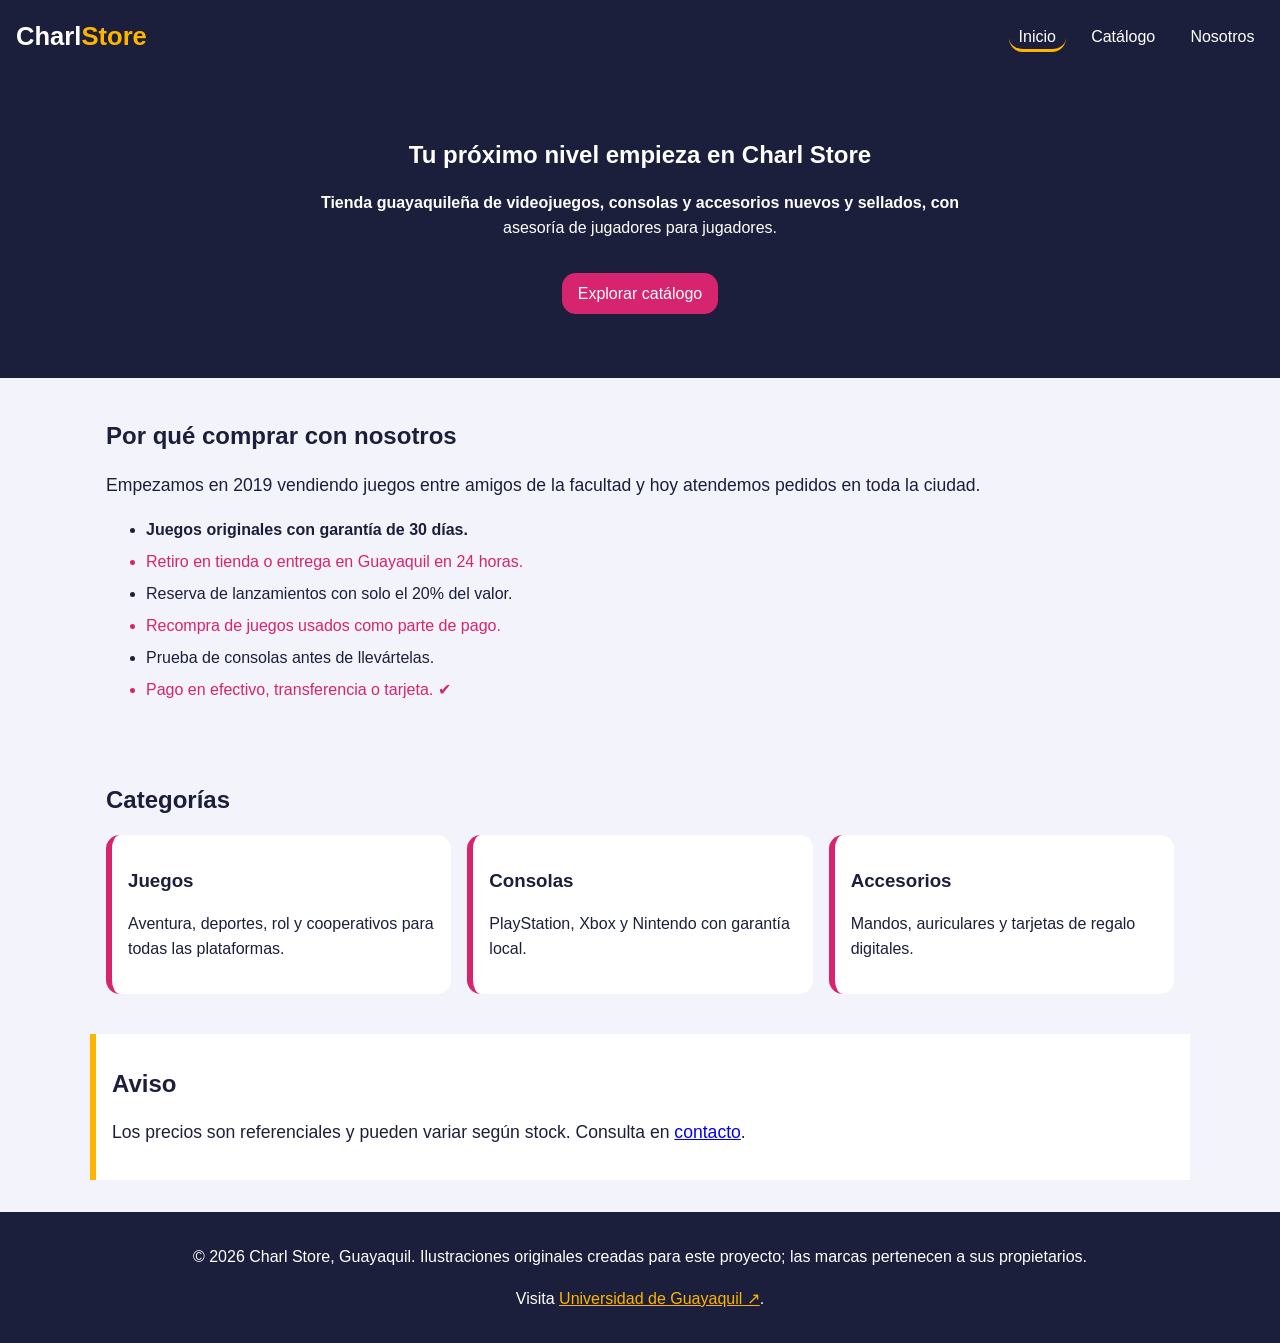
<file: index.html>
<!DOCTYPE html>
<html lang="es">
<head>
  <meta charset="utf-8">
  <meta name="viewport" content="width=device-width, initial-scale=1">
  <meta name="description" content="Charl Store: tienda de videojuegos en Guayaquil.">
  <title>Inicio | Charl Store</title>
  <link rel="stylesheet" href="css/styles.css">
</head>
<body>
  <header class="cabecera">
    <a class="logo" href="index.html">Charl<span>Store</span></a>
    <nav aria-label="Menú principal"><ul><li><a href="index.html" class="activo">Inicio</a></li><li><a href="catalogo.html">Catálogo</a></li><li><a href="pagina3.html">Nosotros</a></li></ul></nav>
  </header>
  <main>
    <section class="hero" id="inicio" style="text-align:center; padding:3rem 1rem;">
      <h1>Tu próximo nivel empieza en Charl Store</h1>
      <p>Tienda guayaquileña de videojuegos, consolas y accesorios nuevos y sellados, con asesoría de jugadores para jugadores.</p>
      <a class="boton" href="catalogo.html">Explorar catálogo</a>
    </section>
    <section class="contenedor">
      <h2>Por qué comprar con nosotros</h2>
      <p>Empezamos en 2019 vendiendo juegos entre amigos de la facultad y hoy atendemos pedidos en toda la ciudad.</p>
      <ul class="ventajas">
        <li>Juegos originales con garantía de 30 días.</li>
        <li>Retiro en tienda o entrega en Guayaquil en 24 horas.</li>
        <li>Reserva de lanzamientos con solo el 20% del valor.</li>
        <li>Recompra de juegos usados como parte de pago.</li>
        <li>Prueba de consolas antes de llevártelas.</li>
        <li>Pago en efectivo, transferencia o tarjeta.</li>
      </ul>
    </section>
    <section class="contenedor">
      <h2>Categorías</h2>
      <div class="categorias">
        <div class="cat"><h3>Juegos</h3><p>Aventura, deportes, rol y cooperativos para todas las plataformas.</p></div>
        <div class="cat"><h3>Consolas</h3><p>PlayStation, Xbox y Nintendo con garantía local.</p></div>
        <div class="cat"><h3>Accesorios</h3><p>Mandos, auriculares y tarjetas de regalo digitales.</p></div>
      </div>
    </section>
    <aside class="contenedor aviso" id="aviso">
      <h2>Aviso</h2>
      <p>Los precios son referenciales y pueden variar según stock. Consulta en <a href="pagina3.html#contacto">contacto</a>.</p>
    </aside>
  </main>
  <footer class="pie">
    <p>&copy; 2026 Charl Store, Guayaquil. Ilustraciones originales creadas para este proyecto; las marcas pertenecen a sus propietarios.</p>
    <p>Visita <a href="https://www.ug.edu.ec/" target="_blank" rel="noopener">Universidad de Guayaquil</a>.</p>
  </footer>
</body>
</html>
</file>
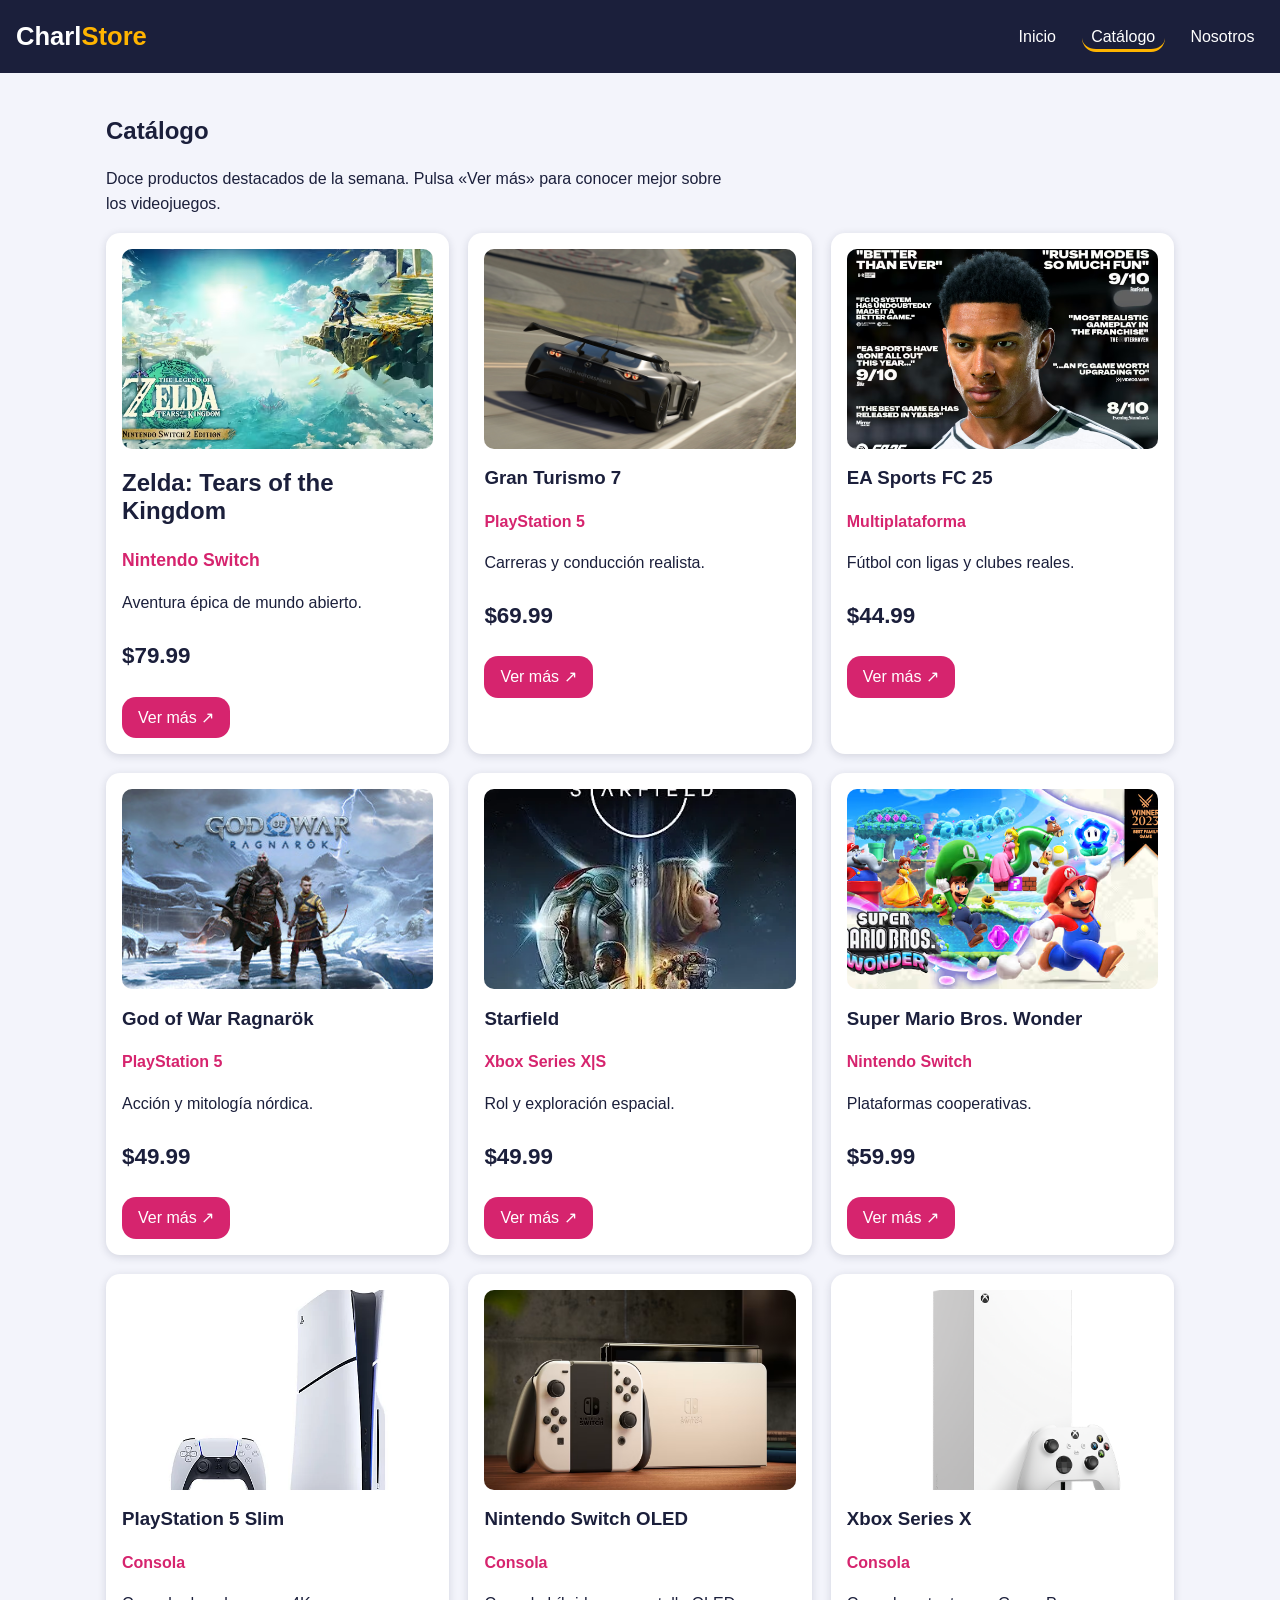
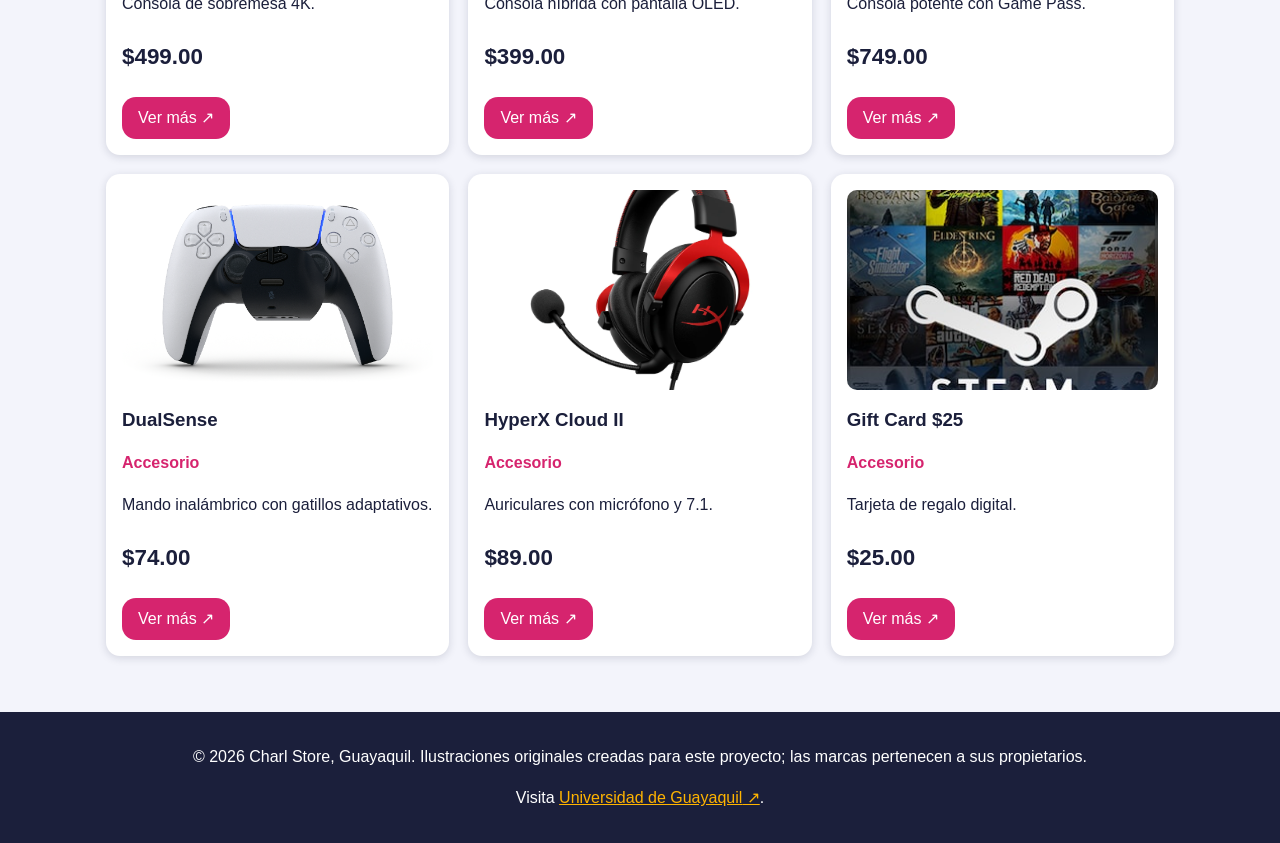
<file: catalogo.html>
<!DOCTYPE html>
<html lang="es">
<head>
  <meta charset="utf-8">
  <meta name="viewport" content="width=device-width, initial-scale=1">
  <meta name="description" content="Catálogo de videojuegos, consolas y accesorios.">
  <title>Catálogo | Charl Store</title>
  <link rel="stylesheet" href="css/styles.css">
</head>
<body>
  <header class="cabecera">
    <a class="logo" href="index.html">Charl<span>Store</span></a>
    <nav aria-label="Menú principal"><ul><li><a href="index.html">Inicio</a></li><li><a href="catalogo.html" class="activo">Catálogo</a></li><li><a href="pagina3.html">Nosotros</a></li></ul></nav>
  </header>
  <main class="contenedor">
    <section>
      <h1>Catálogo</h1>
      <p>Doce productos destacados de la semana. Pulsa «Ver más» para conocer mejor sobre los videojuegos.</p>
      <div class="rejilla">
      <article class="tarjeta">
        <img src="img/Zelda.jpg" width="400" height="300" alt="Ilustración de Zelda: Tears of the Kingdom" loading="lazy">
        <h2>Zelda: Tears of the Kingdom</h2>
        <p class="plataforma">Nintendo Switch</p>
        <p>Aventura épica de mundo abierto.</p>
        <p class="precio">$79.99</p>
        <a class="boton" href="https://www.nintendo.com/us/store/products/the-legend-of-zelda-tears-of-the-kingdom-nintendo-switch-2-edition-switch-2/" target="_blank" rel="noopener">Ver más</a>
      </article>
      <article class="tarjeta">
        <img src="img/GranTurismo.jpg" width="400" height="300" alt="Ilustración de Gran Turismo 7" loading="lazy">
        <h3>Gran Turismo 7</h3>
        <p class="plataforma">PlayStation 5</p>
        <p>Carreras y conducción realista.</p>
        <p class="precio">$69.99</p>
        <a class="boton" href="https://www.playstation.com/en-us/games/gran-turismo-7/" target="_blank" rel="noopener">Ver más</a>
      </article>
      <article class="tarjeta">
        <img src="img/EAsports.jpg" width="400" height="300" alt="Ilustración de EA Sports FC 25" loading="lazy">
        <h3>EA Sports FC 25</h3>
        <p class="plataforma">Multiplataforma</p>
        <p>Fútbol con ligas y clubes reales.</p>
        <p class="precio">$44.99</p>
        <a class="boton" href="https://www.ea.com/games/ea-sports-fc/fc-25" target="_blank" rel="noopener">Ver más</a>
      </article>
      <article class="tarjeta">
        <img src="img/Ragnarok.jpg" width="400" height="300" alt="Ilustración de God of War Ragnarök" loading="lazy">
        <h3>God of War Ragnarök</h3>
        <p class="plataforma">PlayStation 5</p>
        <p>Acción y mitología nórdica.</p>
        <p class="precio">$49.99</p>
        <a class="boton" href="https://www.playstation.com/en-us/games/god-of-war-ragnarok/" target="_blank" rel="noopener">Ver más</a>
      </article>
      <article class="tarjeta">
        <img src="img/Starfield.jpg" width="400" height="300" alt="Ilustración de Starfield" loading="lazy">
        <h3>Starfield</h3>
        <p class="plataforma">Xbox Series X|S</p>
        <p>Rol y exploración espacial.</p>
        <p class="precio">$49.99</p>
        <a class="boton" href="https://www.xbox.com/en-US/games/store/starfield/9ncjsxwztp88" target="_blank" rel="noopener">Ver más</a>
      </article>
      <article class="tarjeta">
        <img src="img/SuperMario.jpg" width="400" height="300" alt="Ilustración de Super Mario Bros. Wonder" loading="lazy">
        <h3>Super Mario Bros. Wonder</h3>
        <p class="plataforma">Nintendo Switch</p>
        <p>Plataformas cooperativas.</p>
        <p class="precio">$59.99</p>
        <a class="boton" href="https://www.nintendo.com/us/store/products/super-mario-bros-wonder-switch/" target="_blank" rel="noopener">Ver más</a>
      </article>
      <article class="tarjeta">
        <img src="img/Play5.jpg" width="400" height="300" alt="Ilustración de PlayStation 5 Slim" loading="lazy">
        <h3>PlayStation 5 Slim</h3>
        <p class="plataforma">Consola</p>
        <p>Consola de sobremesa 4K.</p>
        <p class="precio">$499.00</p>
        <a class="boton" href="https://www.playstation.com/en-us/ps5/" target="_blank" rel="noopener">Ver más</a>
      </article>
      <article class="tarjeta">
        <img src="img/NintendoOled.jpg" width="400" height="300" alt="Ilustración de Nintendo Switch OLED" loading="lazy">
        <h3>Nintendo Switch OLED</h3>
        <p class="plataforma">Consola</p>
        <p>Consola híbrida con pantalla OLED.</p>
        <p class="precio">$399.00</p>
        <a class="boton" href="https://www.nintendo.com/us/gaming-systems/switch/oled-model/" target="_blank" rel="noopener">Ver más</a>
      </article>
      <article class="tarjeta">
        <img src="img/xbox.jpg" width="400" height="300" alt="Ilustración de Xbox Series X" loading="lazy">
        <h3>Xbox Series X</h3>
        <p class="plataforma">Consola</p>
        <p>Consola potente con Game Pass.</p>
        <p class="precio">$749.00</p>
        <a class="boton" href="https://www.xbox.com/en-US/consoles/xbox-series-x" target="_blank" rel="noopener">Ver más</a>
      </article>
      <article class="tarjeta">
        <img src="img/dual.jpg" width="400" height="300" alt="Ilustración de DualSense" loading="lazy">
        <h3>DualSense</h3>
        <p class="plataforma">Accesorio</p>
        <p>Mando inalámbrico con gatillos adaptativos.</p>
        <p class="precio">$74.00</p>
        <a class="boton" href="https://www.playstation.com/en-us/accessories/dualsense-wireless-controller/" target="_blank" rel="noopener">Ver más</a>
      </article>
      <article class="tarjeta">
        <img src="img/Hyper.jpg" width="400" height="300" alt="Ilustración de HyperX Cloud II" loading="lazy">
        <h3>HyperX Cloud II</h3>
        <p class="plataforma">Accesorio</p>
        <p>Auriculares con micrófono y 7.1.</p>
        <p class="precio">$89.00</p>
        <a class="boton" href="https://hyperx.com/products/hyperx-cloud-ii" target="_blank" rel="noopener">Ver más</a>
      </article>
      <article class="tarjeta">
        <img src="img/SteamCard.jpg" width="400" height="300" alt="Ilustración de Gift Card $25" loading="lazy">
        <h3>Gift Card $25</h3>
        <p class="plataforma">Accesorio</p>
        <p>Tarjeta de regalo digital.</p>
        <p class="precio">$25.00</p>
        <a class="boton" href="https://www.g2a.com/steam-gift-card-25-usd-steam-key-global-i10000000258119" target="_blank" rel="noopener">Ver más</a>
      </article>
      </div>
    </section>
  </main>
  <footer class="pie">
    <p>&copy; 2026 Charl Store, Guayaquil. Ilustraciones originales creadas para este proyecto; las marcas pertenecen a sus propietarios.</p>
    <p>Visita <a href="https://www.ug.edu.ec/" target="_blank" rel="noopener">Universidad de Guayaquil</a>.</p>
  </footer>
</body>
</html>
</file>
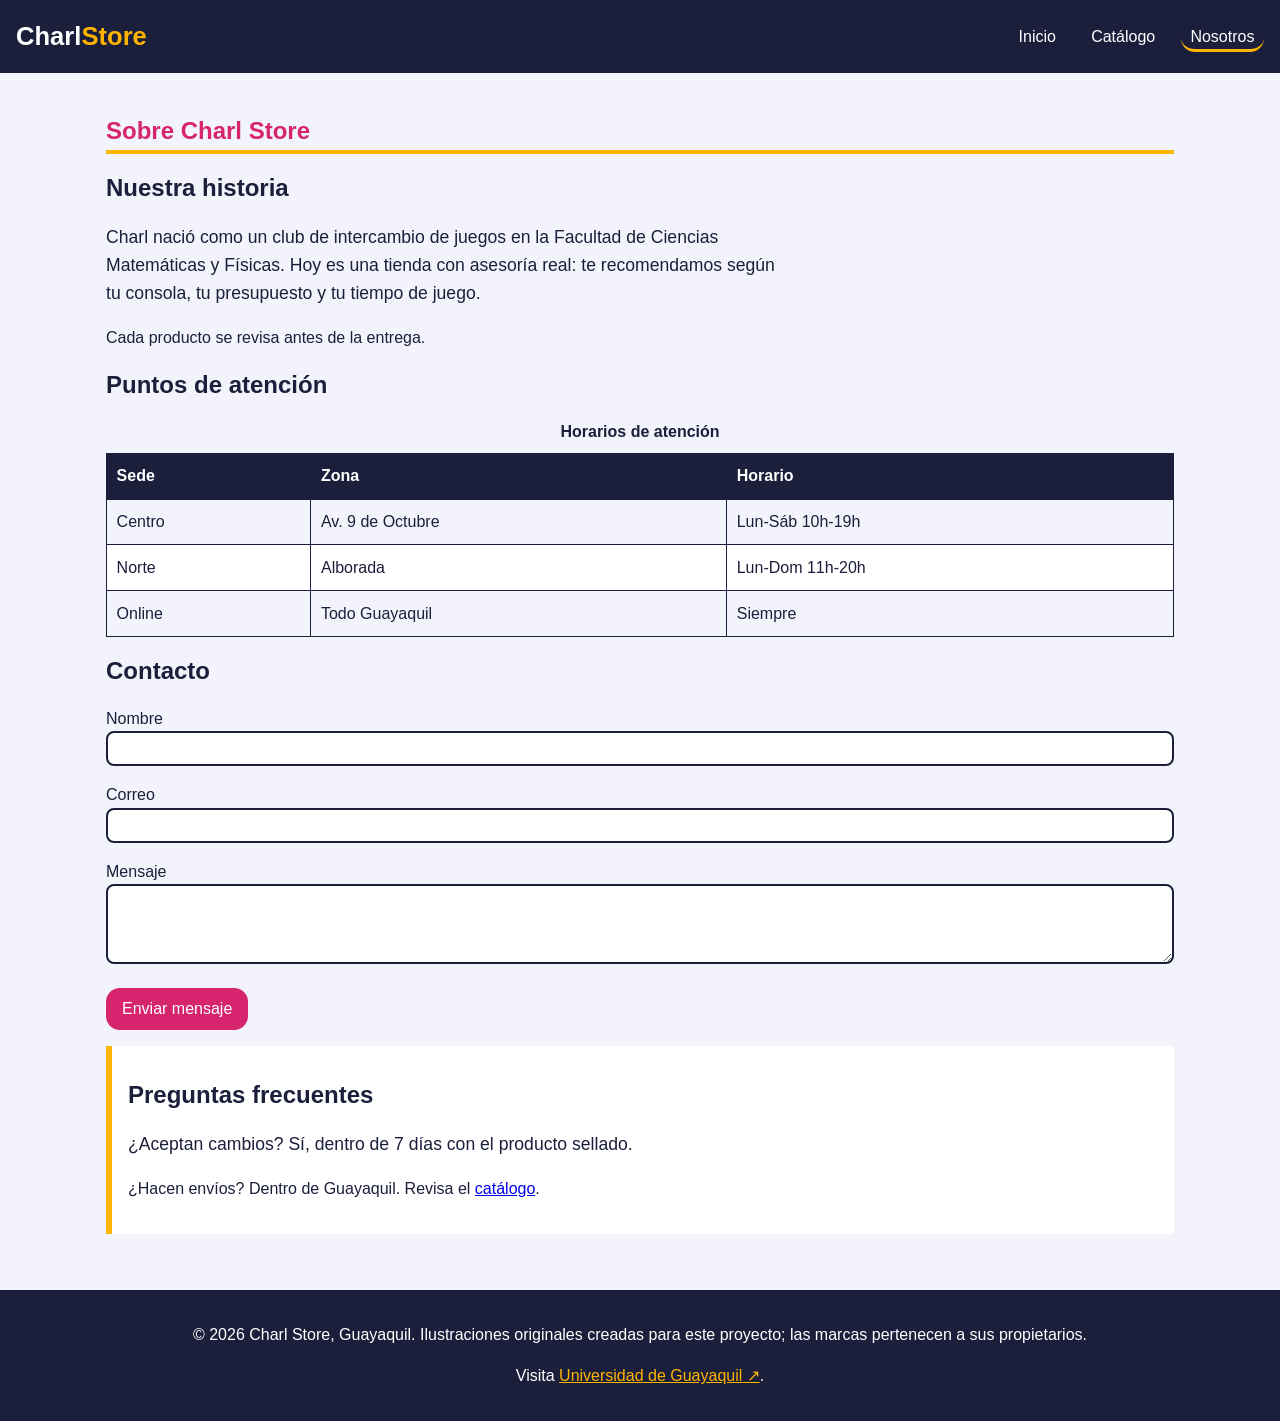
<file: pagina3.html>
<!DOCTYPE html>
<html lang="es">
<head>
  <meta charset="utf-8">
  <meta name="viewport" content="width=device-width, initial-scale=1">
  <meta name="description" content="Historia, sedes y contacto de Charl Store.">
  <title>Nosotros | Charl Store</title>
  <link rel="stylesheet" href="css/styles.css">
  <style>
    /* CSS interno: estilos exclusivos de esta página */
    #historia h1 { color: var(--rosa); border-bottom: 4px solid var(--ambar); padding-bottom: .3rem; }
    table caption { font-weight: bold; margin-bottom: .5rem; }
  </style>
</head>
<body>
  <header class="cabecera">
    <a class="logo" href="index.html">Charl<span>Store</span></a>
    <nav aria-label="Menú principal"><ul><li><a href="index.html">Inicio</a></li><li><a href="catalogo.html">Catálogo</a></li><li><a href="pagina3.html" class="activo">Nosotros</a></li></ul></nav>
  </header>
  <main class="contenedor">
    <section id="historia">
      <h1>Sobre Charl Store</h1>
      <h2>Nuestra historia</h2>
      <p>Charl nació como un club de intercambio de juegos en la Facultad de Ciencias Matemáticas y Físicas. Hoy es una tienda con asesoría real: te recomendamos según tu consola, tu presupuesto y tu tiempo de juego.</p>
      <p>Cada producto se revisa antes de la entrega.</p>
    </section>
    <section id="sucursales">
      <h2>Puntos de atención</h2>
      <table>
        <caption>Horarios de atención</caption>
        <thead><tr><th>Sede</th><th>Zona</th><th>Horario</th></tr></thead>
        <tbody>
          <tr><td>Centro</td><td>Av. 9 de Octubre</td><td>Lun-Sáb 10h-19h</td></tr>
          <tr><td>Norte</td><td>Alborada</td><td>Lun-Dom 11h-20h</td></tr>
          <tr><td>Online</td><td>Todo Guayaquil</td><td>Siempre</td></tr>
        </tbody>
      </table>
    </section>
    <section id="contacto">
      <h2>Contacto</h2>
      <form action="#" method="get">
        <label for="nombre">Nombre</label>
        <input type="text" id="nombre" name="nombre" required>
        <label for="correo">Correo</label>
        <input type="email" id="correo" name="correo" required>
        <label for="msg">Mensaje</label>
        <textarea id="msg" name="msg" rows="4"></textarea>
        <button class="boton" type="submit">Enviar mensaje</button>
      </form>
    </section>
    <aside class="aviso" id="faq">
      <h2>Preguntas frecuentes</h2>
      <p>¿Aceptan cambios? Sí, dentro de 7 días con el producto sellado.</p>
      <p>¿Hacen envíos? Dentro de Guayaquil. Revisa el <a href="catalogo.html">catálogo</a>.</p>
    </aside>
  </main>
  <footer class="pie">
    <p>&copy; 2026 Charl Store, Guayaquil. Ilustraciones originales creadas para este proyecto; las marcas pertenecen a sus propietarios.</p>
    <p>Visita <a href="https://www.ug.edu.ec/" target="_blank" rel="noopener">Universidad de Guayaquil</a>.</p>
  </footer>
</body>
</html>
</file>
<file: css/styles.css>
/* CSS externo: variables */
:root{--azul:#1b1f3b;--rosa:#d6246e;--ambar:#ffb400;--fondo:#f3f4fb;--radio:14px}
/* Selector universal */
*{box-sizing:border-box}
/* Selector de elemento */
body{margin:0;font-family:"Trebuchet MS",Verdana,sans-serif;background:var(--fondo);color:var(--azul);line-height:1.6}
/* Agrupación */
h1,h2,h3{line-height:1.2}
img{max-width:100%;height:auto;display:block}
/* Selector de clase */
.contenedor{max-width:1100px;margin:0 auto;padding:1.5rem 1rem}
/* Selector de id */
#inicio{background:var(--azul);color:#fff}
/* Maquetación 1: Flexbox */
.cabecera{display:flex;justify-content:space-between;align-items:center;flex-wrap:wrap;gap:.5rem;padding:1rem;background:var(--azul)}
.logo{color:#fff;font-size:1.6rem;font-weight:bold;text-decoration:none}
.logo span{color:var(--ambar)}
nav ul{display:flex;gap:1rem;list-style:none;margin:0;padding:0}
/* Descendiente */
nav a{color:#fff;text-decoration:none;padding:.3rem .6rem;border-radius:var(--radio)}
nav a:hover,nav a:focus{background:var(--rosa)}
nav a.activo{border-bottom:3px solid var(--ambar)}
.categorias{display:flex;flex-wrap:wrap;gap:1rem}
.cat{flex:1 1 220px;background:#fff;padding:1rem;border-left:6px solid var(--rosa);border-radius:var(--radio)}
/* Hijo directo y pseudoclases estructurales */
.ventajas>li{margin-bottom:.4rem}
.ventajas>li:first-child{font-weight:bold}
.ventajas>li:nth-child(even){color:var(--rosa)}
.ventajas>li:last-child::after{content:" ✔"}
/* Hermano adyacente y general */
h2+p{font-size:1.1rem}
h1~p{max-width:70ch}
/* Pseudoelemento */
.hero p::first-line{font-weight:bold}
/* Atributo */
a[target="_blank"]::after{content:" ↗"}
a[href^="http"]{color:var(--rosa)}
input[type="text"],input[type="email"],textarea{width:100%;padding:.5rem;margin-bottom:1rem;border:2px solid var(--azul);border-radius:8px}
input:focus,textarea:focus{outline:3px solid var(--ambar)}
.boton,.boton:visited{display:inline-block;background:var(--rosa);color:#fff;padding:.5rem 1rem;border-radius:var(--radio);text-decoration:none;border:0;font:inherit;cursor:pointer}
.boton:hover{background:var(--ambar);color:var(--azul)}
.aviso{background:#fff;border-left:6px solid var(--ambar);padding:1rem;margin-top:1rem}
table{width:100%;border-collapse:collapse;background:#fff}
th,td{padding:.6rem;border:1px solid var(--azul);text-align:left}
tbody tr:nth-child(odd){background:var(--fondo)}
th{background:var(--azul);color:#fff}
/* Maquetación 2: CSS Grid (móvil: 1 columna) */
.rejilla{display:grid;grid-template-columns:1fr;gap:1.2rem}
.tarjeta{background:#fff;border-radius:var(--radio);padding:1rem;box-shadow:0 2px 8px rgba(27,31,59,.15)}
/* Todas las imágenes del catálogo del mismo tamaño */
.tarjeta img {
    width: 100%;
    height: 200px;
    object-fit: cover;
    object-position: center;
    border-radius: 10px;
}
.tarjeta .plataforma{color:var(--rosa);font-weight:bold;margin:0}
.tarjeta:hover{transform:translateY(-4px)}
.precio{font-size:1.4rem;font-weight:bold}
.pie{background:var(--azul);color:#fff;text-align:center;padding:1rem;margin-top:2rem}
.pie a{color:var(--ambar)}
/* Tableta: 2 columnas */
@media (min-width:600px){.rejilla{grid-template-columns:repeat(2,1fr)}}
/* Escritorio: 3 columnas */
@media (min-width:992px){.rejilla{grid-template-columns:repeat(3,1fr)}}
@media (max-width:480px){nav ul{flex-direction:column;gap:.3rem}}
/* Centrar el contenido principal de Charl Store */
.hero {
    text-align: center;
}

.hero h1 {
    text-align: center;
}

.hero p {
    max-width: 650px;
    margin: 1rem auto;
    text-align: center;
}

.hero .boton {
    display: inline-block;
    margin: 1rem auto;
}
/* Corregir color de los botones Ver más */
a.boton,
a.boton:link,
a.boton:visited {
    background-color: var(--rosa);
    color: white;
    text-decoration: none;
}

a.boton:hover,
a.boton:focus {
    background-color: var(--ambar);
    color: var(--azul);
}
</file>
